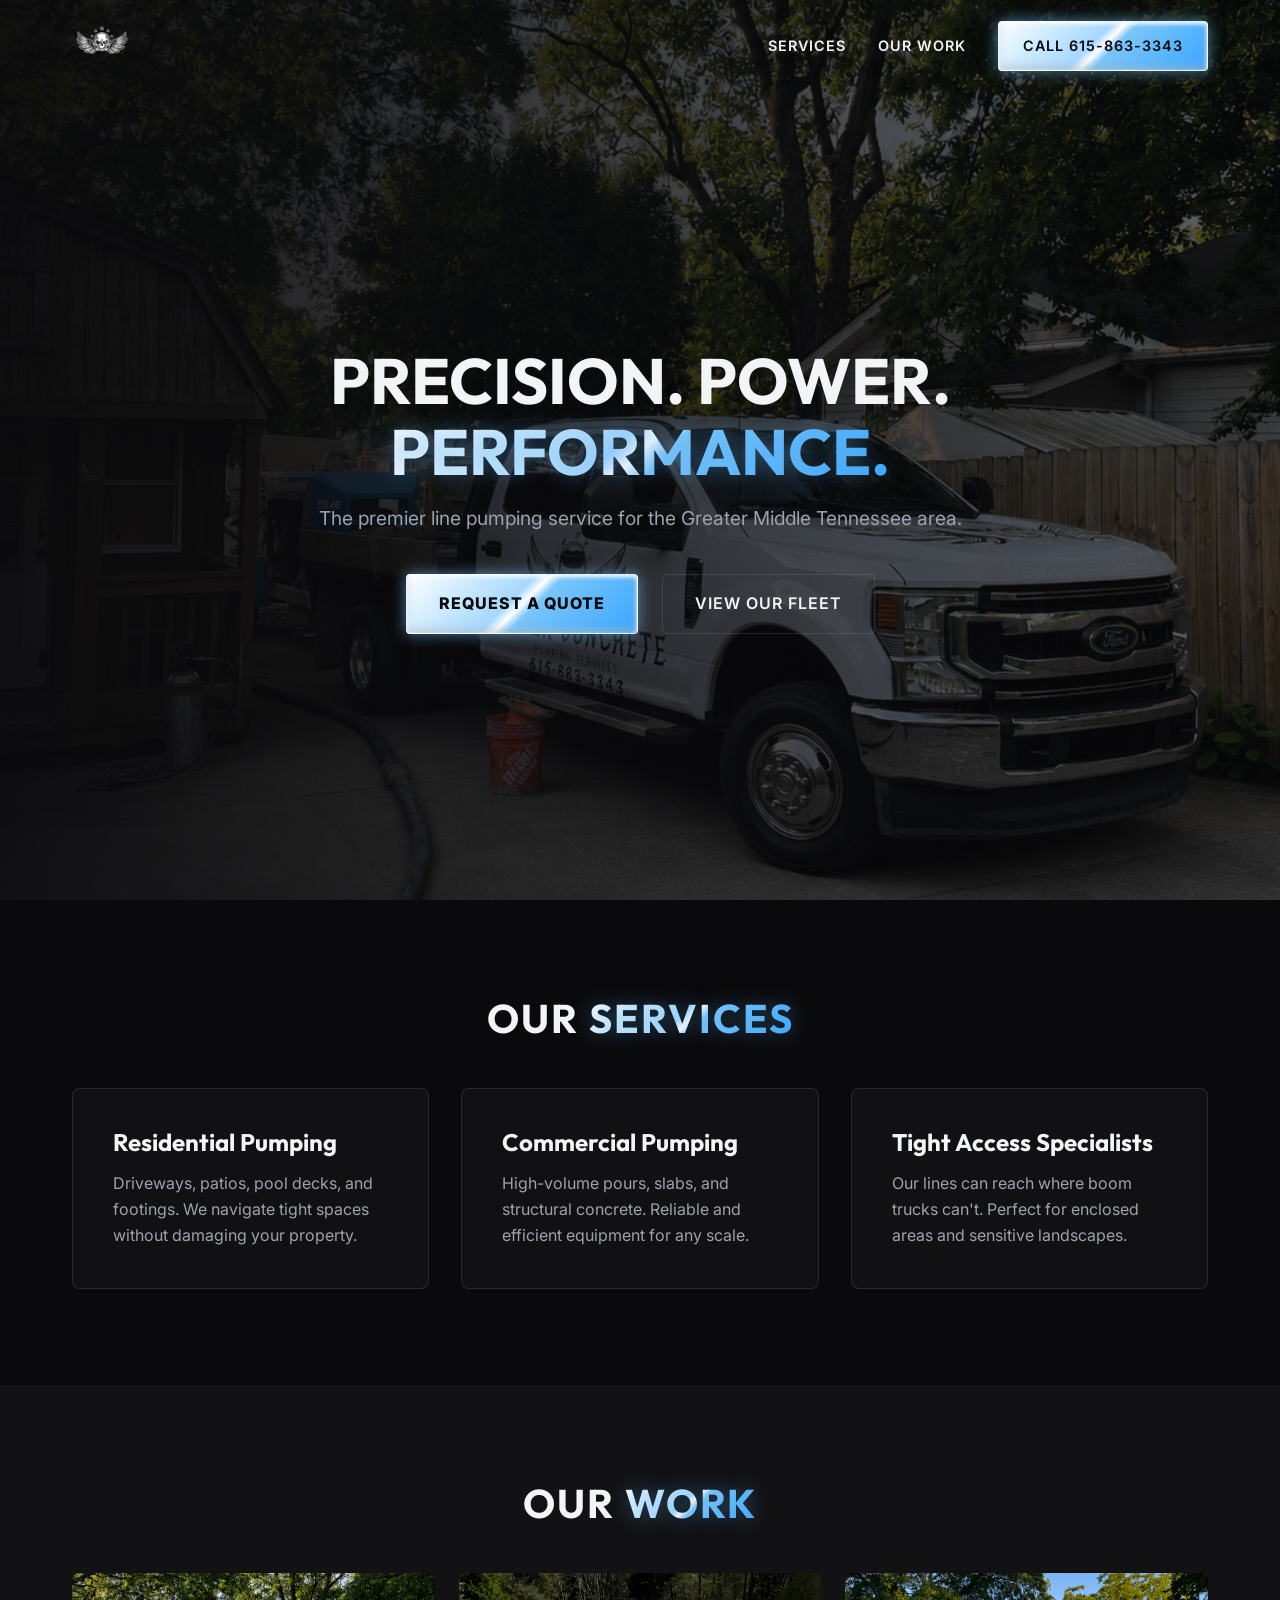
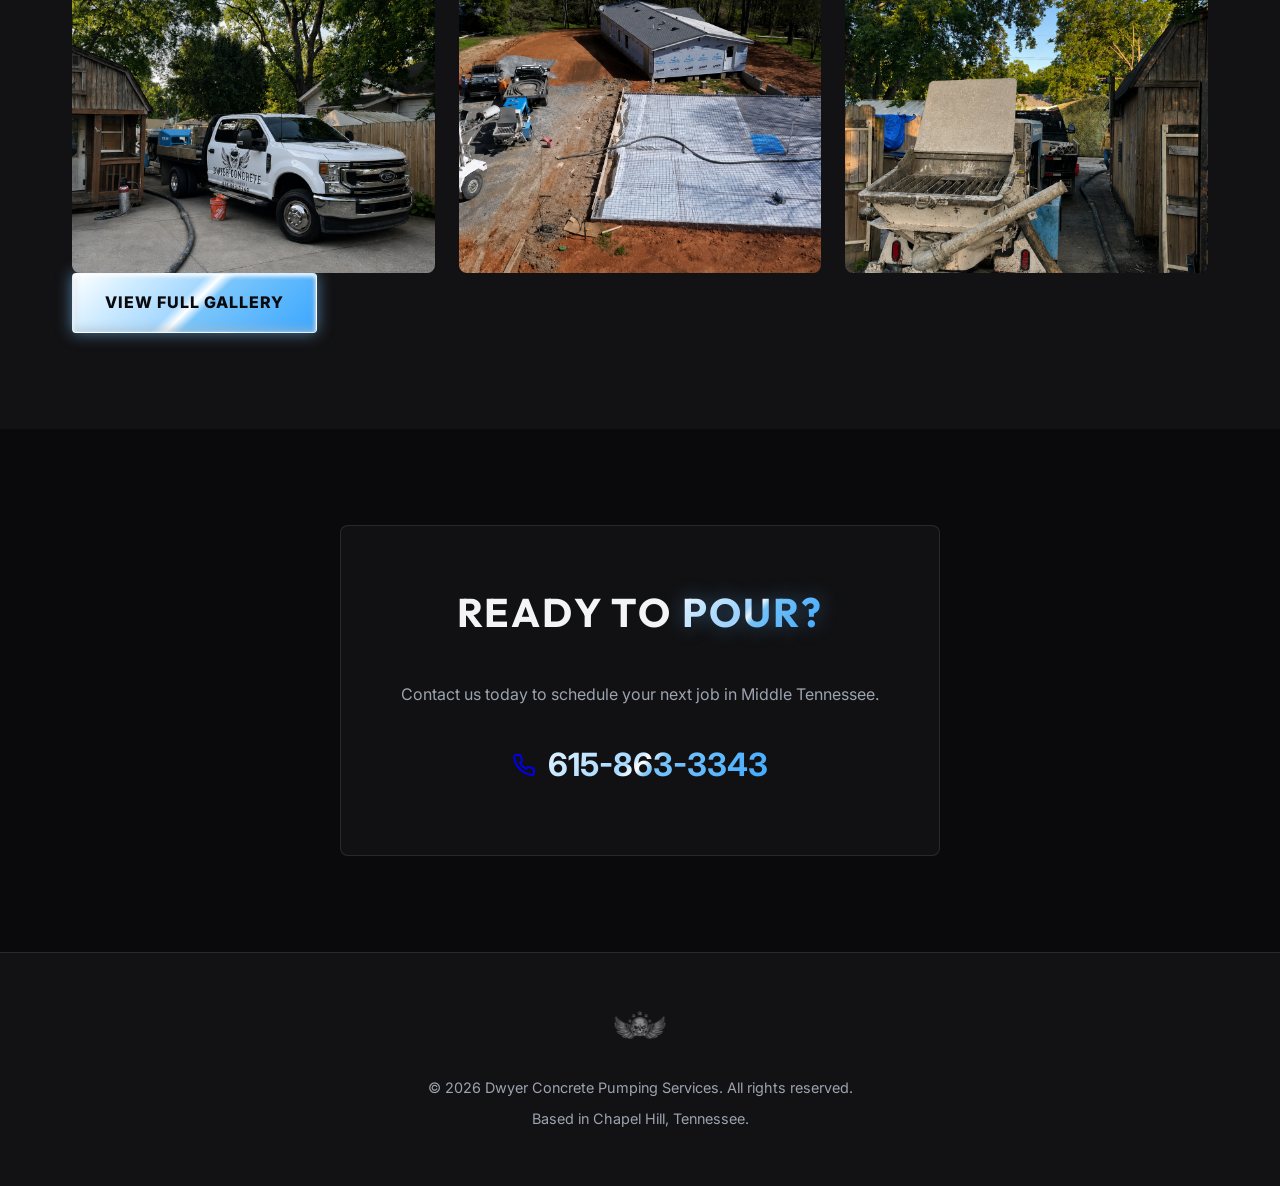
<file: index.html>
<!DOCTYPE html>
<html lang="en">
<head>
    <meta charset="UTF-8">
    <meta name="viewport" content="width=device-width, initial-scale=1.0, viewport-fit=cover">
    <title>Dwyer Concrete Pumping Services | Middle Tennessee</title>
    <meta name="description" content="Premier Line Pumping in the Greater Middle Tennessee area. Fast, reliable, and professional. Call 615-863-3343.">
    
    <link rel="preconnect" href="https://fonts.googleapis.com">
    <link rel="preconnect" href="https://fonts.gstatic.com" crossorigin>
    <link href="https://fonts.googleapis.com/css2?family=Inter:wght@300;400;600;800&family=Outfit:wght@400;700;900&display=swap" rel="stylesheet">
    
    <link rel="stylesheet" href="style.css">
</head>
<body>
    <nav class="navbar">
        <div class="nav-container">
            <a href="#" class="logo" aria-label="Dwyer Concrete Home">
                <img src="16d41458-66af-434a-9d2b-956a4a784f21.png" alt="Dwyer Concrete Pumping Logo" class="logo-img">
            </a>
            <button class="hamburger" aria-label="Toggle mobile menu" aria-expanded="false">
                <span></span>
                <span></span>
                <span></span>
            </button>
            <div class="nav-links">
                <a href="#services">Services</a>
                <a href="#portfolio">Our Work</a>
                <a href="#contact" class="btn btn-primary" aria-label="Call 615-863-3343">Call 615-863-3343</a>
            </div>
        </div>
    </nav>

    <header class="hero" id="home">
        <div class="hero-bg" style="background-image: url('28082A47-3982-450B-81F6-427A358AD39B.PNG');"></div>
        <div class="hero-overlay"></div>
        <div class="hero-content reveal">
            <h1>PRECISION. POWER. <span class="text-accent">PERFORMANCE.</span></h1>
            <p>The premier line pumping service for the Greater Middle Tennessee area.</p>
            <div class="hero-actions">
                <a href="#contact" class="btn btn-primary btn-large" aria-label="Request a Quote">Request a Quote</a>
                <a href="#portfolio" class="btn btn-secondary btn-large" aria-label="View Our Fleet">View Our Fleet</a>
            </div>
        </div>
    </header>

    <section id="services" class="section">
        <div class="container reveal">
            <h2 class="section-title">Our <span class="text-accent">Services</span></h2>
            <div class="services-grid">
                <div class="service-card">
                    <h3>Residential Pumping</h3>
                    <p>Driveways, patios, pool decks, and footings. We navigate tight spaces without damaging your property.</p>
                </div>
                <div class="service-card">
                    <h3>Commercial Pumping</h3>
                    <p>High-volume pours, slabs, and structural concrete. Reliable and efficient equipment for any scale.</p>
                </div>
                <div class="service-card">
                    <h3>Tight Access Specialists</h3>
                    <p>Our lines can reach where boom trucks can't. Perfect for enclosed areas and sensitive landscapes.</p>
                </div>
            </div>
        </div>
    </section>

    <section id="portfolio" class="section bg-secondary">
        <div class="container reveal">
            <h2 class="section-title">Our <span class="text-accent">Work</span></h2>
            <div class="portfolio-grid">
                <div class="portfolio-item">
                    <img src="28082A47-3982-450B-81F6-427A358AD39B.PNG" alt="Dwyer Concrete Rig on site">
                    <div class="portfolio-overlay">
                        <span>Putzmeister Line Pump</span>
                    </div>
                </div>
                <div class="portfolio-item">
                    <img src="41671B7B-4F2D-4612-8C01-6A68D897CB07.PNG" alt="Dwyer Concrete residential foundation pour">
                    <div class="portfolio-overlay">
                        <span>Foundation Pour</span>
                    </div>
                </div>
                <div class="portfolio-item">
                    <img src="CAF1D2C7-3EE0-4B4F-9BF7-7F615A1D5CF6.PNG" alt="Dwyer Concrete Rig pumping tight access">
                    <div class="portfolio-overlay">
                        <span>Tight Access Pumping</span>
                    </div>
                </div>
            </div>
            <div class="portfolio-cta">
                <a href="portfolio.html" class="btn btn-primary btn-large" aria-label="View Full Gallery">View Full Gallery</a>
            </div>
        </div>
    </section>

    <section id="contact" class="section">
        <div class="container reveal">
            <div class="contact-card">
                <h2 class="section-title">Ready to <span class="text-accent">Pour?</span></h2>
                <p>Contact us today to schedule your next job in Middle Tennessee.</p>
                <div class="contact-info">
                    <a href="tel:6158633343" class="phone-link" aria-label="Call 615-863-3343">
                        <svg aria-hidden="true" xmlns="http://www.w3.org/2000/svg" width="24" height="24" viewBox="0 0 24 24" fill="none" stroke="currentColor" stroke-width="2" stroke-linecap="round" stroke-linejoin="round"><path d="M22 16.92v3a2 2 0 0 1-2.18 2 19.79 19.79 0 0 1-8.63-3.07 19.5 19.5 0 0 1-6-6 19.79 19.79 0 0 1-3.07-8.67A2 2 0 0 1 4.11 2h3a2 2 0 0 1 2 1.72 12.84 12.84 0 0 0 .7 2.81 2 2 0 0 1-.45 2.11L8.09 9.91a16 16 0 0 0 6 6l1.27-1.27a2 2 0 0 1 2.11-.45 12.84 12.84 0 0 0 2.81.7A2 2 0 0 1 22 16.92z"/></svg>
                        615-863-3343
                    </a>
                </div>
            </div>
        </div>
    </section>

    <footer class="footer">
        <div class="container">
            <div class="footer-logo-container">
                <img src="16d41458-66af-434a-9d2b-956a4a784f21.png" alt="Dwyer Concrete Logo" class="footer-logo">
            </div>
            <p>&copy; 2026 Dwyer Concrete Pumping Services. All rights reserved.</p>
            <p>Based in Chapel Hill, Tennessee.</p>
        </div>
    </footer>

    <!-- Sticky Mobile CTA -->
    <a href="tel:6158633343" class="mobile-sticky-cta" aria-label="Call 615-863-3343">
        <svg aria-hidden="true" xmlns="http://www.w3.org/2000/svg" width="20" height="20" viewBox="0 0 24 24" fill="none" stroke="currentColor" stroke-width="2" stroke-linecap="round" stroke-linejoin="round" style="margin-right: 8px; vertical-align: middle;"><path d="M22 16.92v3a2 2 0 0 1-2.18 2 19.79 19.79 0 0 1-8.63-3.07 19.5 19.5 0 0 1-6-6 19.79 19.79 0 0 1-3.07-8.67A2 2 0 0 1 4.11 2h3a2 2 0 0 1 2 1.72 12.84 12.84 0 0 0 .7 2.81 2 2 0 0 1-.45 2.11L8.09 9.91a16 16 0 0 0 6 6l1.27-1.27a2 2 0 0 1 2.11-.45 12.84 12.84 0 0 0 2.81.7A2 2 0 0 1 22 16.92z"/></svg>
        Call 615-863-3343
    </a>

    <script src="main.js"></script>
</body>
</html>
</file>
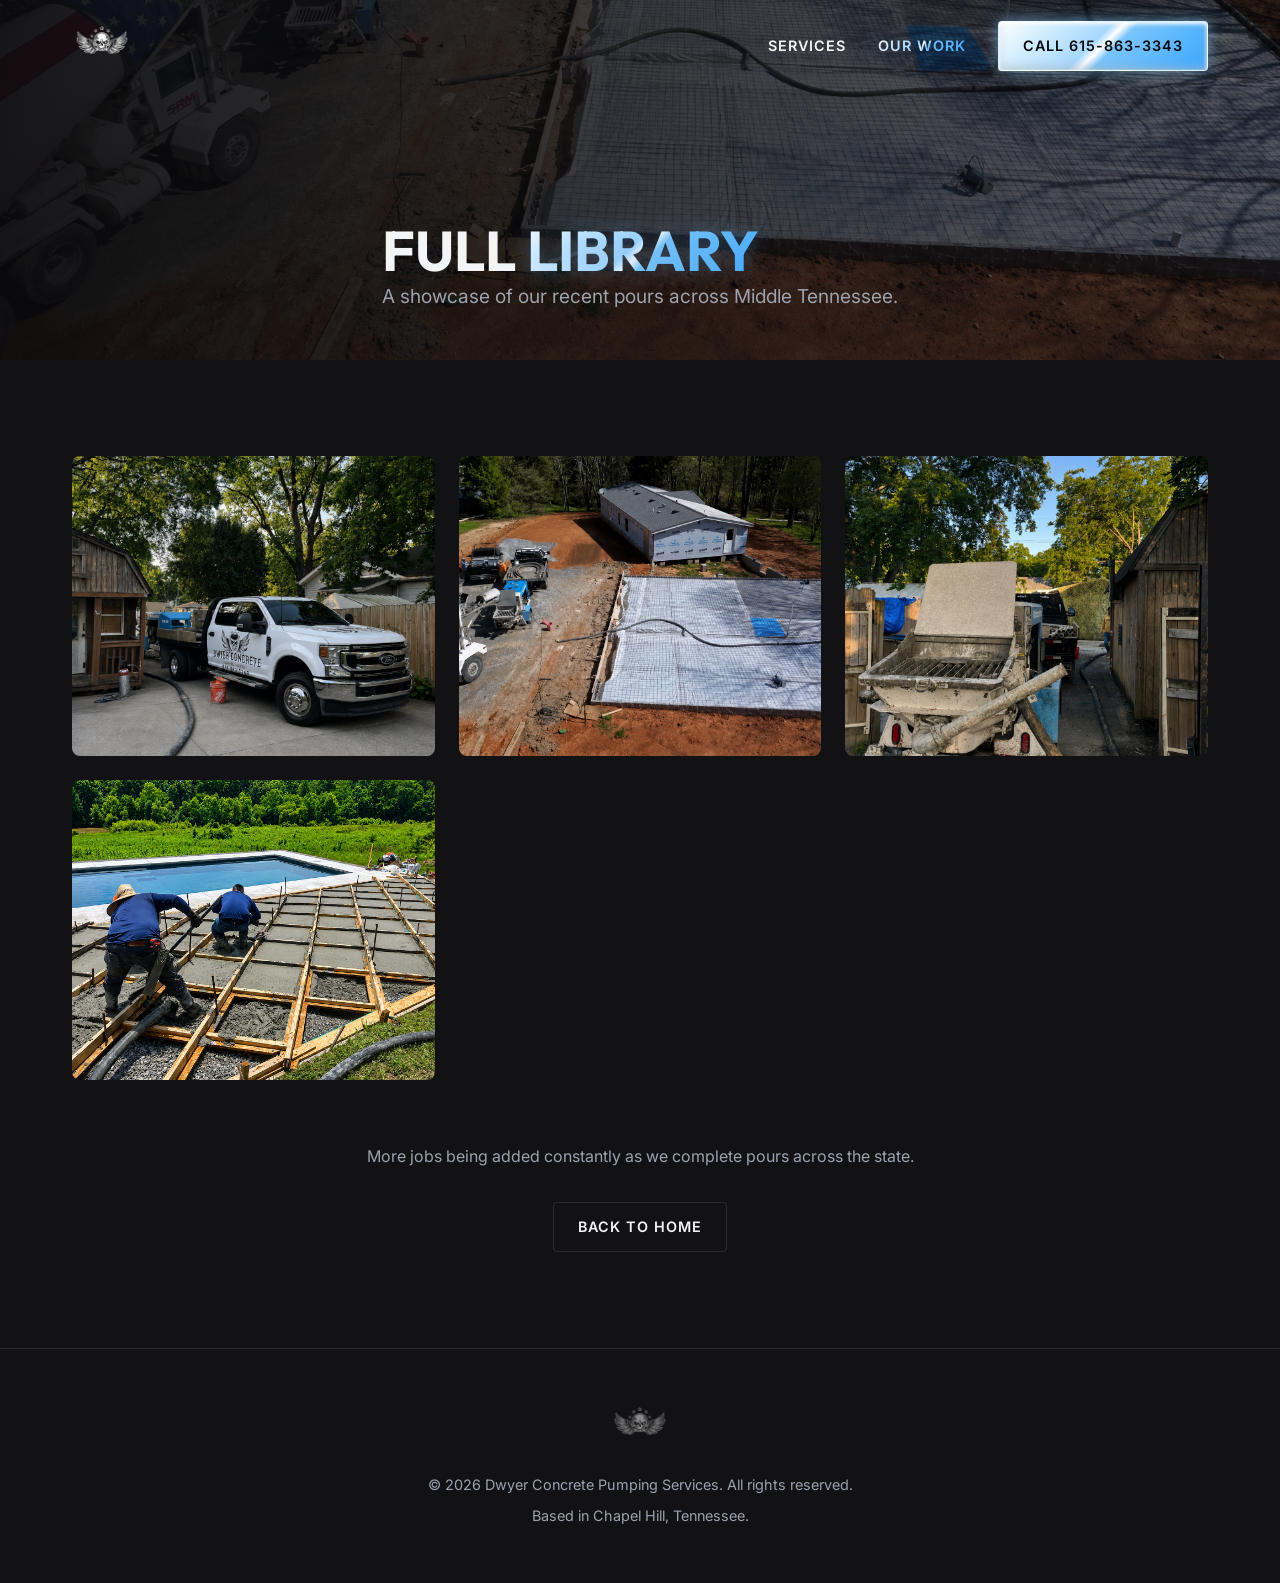
<file: portfolio.html>
<!DOCTYPE html>
<html lang="en">
<head>
    <meta charset="UTF-8">
    <meta name="viewport" content="width=device-width, initial-scale=1.0, viewport-fit=cover">
    <title>Our Work | Dwyer Concrete Pumping Services</title>
    <meta name="description" content="View the full portfolio of our line pumping projects in Middle Tennessee.">
    
    <link rel="preconnect" href="https://fonts.googleapis.com">
    <link rel="preconnect" href="https://fonts.gstatic.com" crossorigin>
    <link href="https://fonts.googleapis.com/css2?family=Inter:wght@300;400;600;800&family=Outfit:wght@400;700;900&display=swap" rel="stylesheet">
    
    <link rel="stylesheet" href="style.css">
</head>
<body>
    <nav class="navbar scrolled">
        <div class="nav-container">
            <a href="index.html" class="logo" aria-label="Dwyer Concrete Home">
                <img src="16d41458-66af-434a-9d2b-956a4a784f21.png" alt="Dwyer Concrete Pumping Logo" class="logo-img">
            </a>
            <button class="hamburger" aria-label="Toggle mobile menu" aria-expanded="false">
                <span></span>
                <span></span>
                <span></span>
            </button>
            <div class="nav-links">
                <a href="index.html#services">Services</a>
                <a href="portfolio.html" class="text-accent">Our Work</a>
                <a href="index.html#contact" class="btn btn-primary" aria-label="Call 615-863-3343">Call 615-863-3343</a>
            </div>
        </div>
    </nav>

    <header class="hero" id="home" style="min-height: 40vh; padding-top: 100px; display: flex; align-items: flex-end; padding-bottom: 3rem;">
        <div class="hero-bg" style="background-image: url('41671B7B-4F2D-4612-8C01-6A68D897CB07.PNG'); background-position: center bottom;"></div>
        <div class="hero-overlay"></div>
        <div class="container reveal">
            <h1 style="font-size: 3.5rem; text-transform: uppercase;">Full <span class="text-accent">Library</span></h1>
            <p style="color: var(--text-muted); font-size: 1.2rem;">A showcase of our recent pours across Middle Tennessee.</p>
        </div>
    </header>

    <section class="section bg-secondary">
        <div class="container reveal">
            <div class="portfolio-grid" id="full-gallery">
                <div class="portfolio-item">
                    <img src="28082A47-3982-450B-81F6-427A358AD39B.PNG" alt="Dwyer Concrete Rig on site">
                    <div class="portfolio-overlay">
                        <span>Putzmeister Line Pump</span>
                    </div>
                </div>
                <div class="portfolio-item">
                    <img src="41671B7B-4F2D-4612-8C01-6A68D897CB07.PNG" alt="Dwyer Concrete residential foundation pour">
                    <div class="portfolio-overlay">
                        <span>Foundation Pour</span>
                    </div>
                </div>
                <div class="portfolio-item">
                    <img src="CAF1D2C7-3EE0-4B4F-9BF7-7F615A1D5CF6.PNG" alt="Dwyer Concrete Rig pumping tight access">
                    <div class="portfolio-overlay">
                        <span>Tight Access Pumping</span>
                    </div>
                </div>
                <div class="portfolio-item">
                    <img src="BCBC6D57-8DAB-4EBC-B6A5-4FD26A46B113.PNG" alt="Dwyer Concrete Pool Deck Pour">
                    <div class="portfolio-overlay">
                        <span>Pool Deck Pour</span>
                    </div>
                </div>
            </div>
            
            <div style="text-align: center; margin-top: 4rem;">
                <p style="color: var(--text-muted); margin-bottom: 2rem;">More jobs being added constantly as we complete pours across the state.</p>
                <a href="index.html" class="btn btn-secondary" aria-label="Back to Home">Back to Home</a>
            </div>
        </div>
    </section>

    <footer class="footer">
        <div class="container">
            <div class="footer-logo-container">
                <img src="16d41458-66af-434a-9d2b-956a4a784f21.png" alt="Dwyer Concrete Logo" class="footer-logo">
            </div>
            <p>&copy; 2026 Dwyer Concrete Pumping Services. All rights reserved.</p>
            <p>Based in Chapel Hill, Tennessee.</p>
        </div>
    </footer>

    <!-- Sticky Mobile CTA -->
    <a href="tel:6158633343" class="mobile-sticky-cta" aria-label="Call 615-863-3343">
        <svg aria-hidden="true" xmlns="http://www.w3.org/2000/svg" width="20" height="20" viewBox="0 0 24 24" fill="none" stroke="currentColor" stroke-width="2" stroke-linecap="round" stroke-linejoin="round" style="margin-right: 8px; vertical-align: middle;"><path d="M22 16.92v3a2 2 0 0 1-2.18 2 19.79 19.79 0 0 1-8.63-3.07 19.5 19.5 0 0 1-6-6 19.79 19.79 0 0 1-3.07-8.67A2 2 0 0 1 4.11 2h3a2 2 0 0 1 2 1.72 12.84 12.84 0 0 0 .7 2.81 2 2 0 0 1-.45 2.11L8.09 9.91a16 16 0 0 0 6 6l1.27-1.27a2 2 0 0 1 2.11-.45 12.84 12.84 0 0 0 2.81.7A2 2 0 0 1 22 16.92z"/></svg>
        Call 615-863-3343
    </a>

    <script src="main.js"></script>
</body>
</html>
</file>
<file: style.css>
:root {
    --bg-main: #0a0a0c;
    --bg-secondary: #121214;
    --bg-card: rgba(255, 255, 255, 0.03);
    --text-main: #f3f4f6;
    --text-muted: #9ca3af;
    --accent: #a6d8ff;
    --chrome-gradient: linear-gradient(135deg, #ffffff 0%, #d4eeff 20%, #a6d8ff 45%, #ffffff 50%, #79c5fb 55%, #3ba7ff 100%);
    --chrome-hover: linear-gradient(135deg, #ffffff 0%, #ebf7ff 20%, #bedeff 45%, #ffffff 50%, #a6d8ff 55%, #66baff 100%);
    --border: rgba(255, 255, 255, 0.1);
    
    --font-heading: 'Outfit', sans-serif;
    --font-body: 'Inter', sans-serif;
}

* {
    margin: 0;
    padding: 0;
    box-sizing: border-box;
}

html {
    scroll-behavior: smooth;
    scroll-padding-top: 80px;
}

body {
    background-color: var(--bg-main);
    color: var(--text-main);
    font-family: var(--font-body);
    line-height: 1.6;
    overflow-x: hidden;
    overflow-wrap: break-word;
}

/* Typography */
h1, h2, h3, h4 {
    font-family: var(--font-heading);
    font-weight: 700;
    line-height: 1.1;
}

.text-accent {
    background: var(--chrome-gradient);
    -webkit-background-clip: text;
    -webkit-text-fill-color: transparent;
    text-shadow: 0 0 20px rgba(92, 173, 235, 0.4);
    display: inline-block;
}

.section-title {
    font-size: 2.5rem;
    margin-bottom: 3rem;
    text-align: center;
    text-transform: uppercase;
    letter-spacing: 2px;
}

.container {
    max-width: 1200px;
    margin: 0 auto;
    padding: 0 2rem;
}

/* Navbar */
.navbar {
    position: fixed;
    top: 0;
    width: 100%;
    z-index: 100;
    padding: 1rem 0;
    transition: background 0.3s ease, backdrop-filter 0.3s ease;
}

.navbar.scrolled {
    background: rgba(10, 10, 12, 0.8);
    backdrop-filter: blur(10px);
    border-bottom: 1px solid var(--border);
}

.nav-container {
    max-width: 1200px;
    margin: 0 auto;
    padding: 0 2rem;
    display: flex;
    justify-content: space-between;
    align-items: center;
}

.logo {
    display: flex;
    align-items: center;
    height: 60px;
    transition: transform 0.3s ease;
}

.logo-img {
    height: 60px;
    object-fit: contain;
    filter: invert(1);
    mix-blend-mode: screen;
    transition: transform 0.3s ease;
}

.nav-links {
    display: flex;
    gap: 2rem;
    align-items: center;
}

.nav-links a {
    color: var(--text-main);
    text-decoration: none;
    font-weight: 600;
    font-size: 0.9rem;
    text-transform: uppercase;
    letter-spacing: 1px;
    transition: color 0.3s ease;
}

.hamburger {
    display: none;
    flex-direction: column;
    gap: 5px;
    cursor: pointer;
    background: none;
    border: none;
    padding: 0;
}
.hamburger span {
    width: 25px;
    height: 3px;
    background-color: var(--text-main);
    border-radius: 3px;
}

.mobile-sticky-cta {
    display: none;
}

/* Buttons */
.btn {
    display: inline-block;
    padding: 0.8rem 1.5rem;
    border-radius: 4px;
    text-decoration: none;
    font-weight: 600;
    font-size: 0.9rem;
    text-transform: uppercase;
    letter-spacing: 1px;
    transition: all 0.3s ease;
    border: 1px solid transparent;
}

.btn-primary {
    background: var(--chrome-gradient);
    color: #0a0a0c !important;
    font-weight: 800;
    border: 1px solid rgba(255, 255, 255, 0.8);
    box-shadow: 0 0 15px rgba(121, 197, 251, 0.6), inset 0 2px 4px rgba(255, 255, 255, 1), inset 0 -4px 8px rgba(170, 180, 190, 0.5);
}

.btn-secondary {
    background-color: transparent;
    color: var(--text-main) !important;
    border-color: var(--border);
}

.btn-large {
    padding: 1rem 2rem;
    font-size: 1rem;
}

/* Hero Section */
.hero {
    position: relative;
    min-height: 100vh;
    display: flex;
    align-items: center;
    justify-content: center;
    padding-top: 80px;
}

.hero-bg {
    position: absolute;
    top: 0;
    left: 0;
    width: 100%;
    height: 100%;
    background-size: cover;
    background-position: center;
    z-index: -2;
}

.hero-overlay {
    position: absolute;
    top: 0;
    left: 0;
    width: 100%;
    height: 100%;
    background: linear-gradient(to right, rgba(10,10,12,0.95) 0%, rgba(10,10,12,0.6) 100%);
    z-index: -1;
}

.hero-content {
    max-width: 800px;
    text-align: center;
    z-index: 1;
}

.hero-content h1 {
    font-size: 4rem;
    margin-bottom: 1rem;
}

.hero-content p {
    font-size: 1.2rem;
    color: var(--text-muted);
    margin-bottom: 2.5rem;
}

.hero-actions {
    display: flex;
    gap: 1.5rem;
    justify-content: center;
}

/* Sections */
.section {
    padding: 6rem 0;
}

.bg-secondary {
    background-color: var(--bg-secondary);
}

/* Services Grid */
.services-grid {
    display: grid;
    grid-template-columns: repeat(auto-fit, minmax(300px, 1fr));
    gap: 2rem;
}

.service-card {
    background-color: var(--bg-card);
    padding: 2.5rem;
    border-radius: 8px;
    border: 1px solid var(--border);
    transition: transform 0.3s ease, border-color 0.3s ease;
}

.service-card h3 {
    font-size: 1.5rem;
    margin-bottom: 1rem;
    color: var(--text-main);
}

.service-card p {
    color: var(--text-muted);
}

/* Portfolio Grid */
.portfolio-grid {
    display: grid;
    grid-template-columns: repeat(auto-fit, minmax(300px, 1fr));
    gap: 1.5rem;
}

.portfolio-item {
    position: relative;
    border-radius: 8px;
    overflow: hidden;
    height: 300px;
}

.portfolio-item img {
    width: 100%;
    height: 100%;
    object-fit: cover;
    transition: transform 0.5s ease;
}

.portfolio-overlay {
    position: absolute;
    bottom: 0;
    left: 0;
    width: 100%;
    padding: 1.5rem;
    background: linear-gradient(to top, rgba(10,10,12,0.9), transparent);
    transform: translateY(10px);
    opacity: 0;
    transition: all 0.3s ease;
}

.portfolio-overlay span {
    font-weight: 600;
    font-size: 1.2rem;
    color: var(--text-main);
}

/* Contact Card */
.contact-card {
    background-color: var(--bg-card);
    padding: 4rem 2rem;
    border-radius: 8px;
    border: 1px solid var(--border);
    text-align: center;
    max-width: 600px;
    margin: 0 auto;
}

.contact-card p {
    color: var(--text-muted);
    margin-bottom: 2rem;
}

.phone-link {
    display: inline-flex;
    align-items: center;
    gap: 0.8rem;
    font-size: 2rem;
    font-weight: 700;
    background: var(--chrome-gradient);
    -webkit-background-clip: text;
    -webkit-text-fill-color: transparent;
    text-decoration: none;
    transition: all 0.3s ease;
}

/* Footer */
.footer {
    background-color: var(--bg-secondary);
    padding: 3rem 0;
    text-align: center;
    border-top: 1px solid var(--border);
}

.footer-logo-container {
    display: inline-block;
    margin-bottom: 0.5rem;
}

.footer-logo {
    height: 60px;
    mix-blend-mode: screen;
    opacity: 0.5;
    filter: invert(1) grayscale(100%);
}

.footer p {
    color: var(--text-muted);
    font-size: 0.9rem;
    margin-bottom: 0.5rem;
}

/* Reveal Animation */
.reveal {
    opacity: 0;
    transform: translateY(30px);
    transition: all 0.8s ease;
}

.reveal.active {
    opacity: 1;
    transform: translateY(0);
}

/* Hover States (Wrapped for Touch Devices) */
@media (hover: hover) {
    .logo:hover .logo-img { transform: scale(1.05); }
    .nav-links a:hover {
        background: var(--chrome-gradient);
        -webkit-background-clip: text;
        -webkit-text-fill-color: transparent;
        text-shadow: 0 0 15px rgba(92, 173, 235, 0.4);
    }
    .btn-primary:hover {
        background: var(--chrome-hover);
        color: #000 !important;
        transform: translateY(-2px);
        box-shadow: 0 0 25px rgba(121, 197, 251, 0.8), inset 0 2px 6px rgba(255, 255, 255, 1), inset 0 -4px 8px rgba(170, 180, 190, 0.6);
    }
    .btn-secondary:hover {
        background-color: rgba(255,255,255,0.05);
        border-color: var(--text-muted);
    }
    .service-card:hover {
        transform: translateY(-5px);
        border-color: var(--accent);
    }
    .portfolio-item:hover img { transform: scale(1.1); }
    .portfolio-item:hover .portfolio-overlay {
        transform: translateY(0);
        opacity: 1;
    }
    .phone-link:hover {
        background: var(--chrome-hover);
        -webkit-background-clip: text;
        -webkit-text-fill-color: transparent;
    }
}

/* Responsive */
@media (max-width: 768px) {
    .nav-links {
        display: none;
        flex-direction: column;
        position: absolute;
        top: 100%;
        left: 0;
        width: 100%;
        background: rgba(10, 10, 12, 0.95);
        backdrop-filter: blur(10px);
        padding: 1.5rem 0;
        border-bottom: 1px solid var(--border);
        text-align: center;
    }

    .nav-links.active {
        display: flex;
    }
    
    .hamburger {
        display: flex;
    }

    .container {
        padding: 0 1rem;
    }
    
    .hero-content h1 {
        font-size: 2.5rem;
    }
    
    .hero-actions {
        flex-direction: column;
    }
    
    .phone-link {
        font-size: 1.5rem;
    }
    
    .section {
        padding: 3rem 0;
    }
    
    .contact-card {
        padding: 2rem 1rem;
    }

    /* Force Portfolio Text on Mobile (No Hover) */
    .portfolio-overlay {
        opacity: 1;
        transform: translateY(0);
        background: linear-gradient(to top, rgba(10,10,12,0.95), rgba(10,10,12,0.2));
    }
    
    /* Horizontal Carousels */
    .services-grid, .portfolio-grid {
        display: flex;
        flex-wrap: nowrap;
        overflow-x: auto;
        scroll-snap-type: x mandatory;
        gap: 1rem;
        padding-bottom: 1rem;
        padding-right: 1rem; /* Fixes carousel cutoff */
    }
    
    .service-card, .portfolio-item {
        flex: 0 0 85%;
        scroll-snap-align: center;
    }
    
    .portfolio-item {
        height: 250px;
    }
    
    /* Sticky Bottom CTA */
    body {
        padding-bottom: calc(70px + env(safe-area-inset-bottom));
    }
    
    .mobile-sticky-cta {
        display: flex;
        position: fixed;
        bottom: 0;
        left: 0;
        width: 100%;
        background: var(--chrome-gradient);
        color: #0a0a0c;
        text-decoration: none;
        padding: 1rem;
        padding-bottom: calc(1rem + env(safe-area-inset-bottom));
        justify-content: center;
        align-items: center;
        font-weight: 800;
        font-size: 1.3rem;
        z-index: 1000;
        box-shadow: 0 -4px 20px rgba(121, 197, 251, 0.4), inset 0 2px 4px rgba(255, 255, 255, 1), inset 0 -4px 8px rgba(170, 180, 190, 0.5);
        border-top: 1px solid rgba(255, 255, 255, 0.8);
    }
}
</file>
